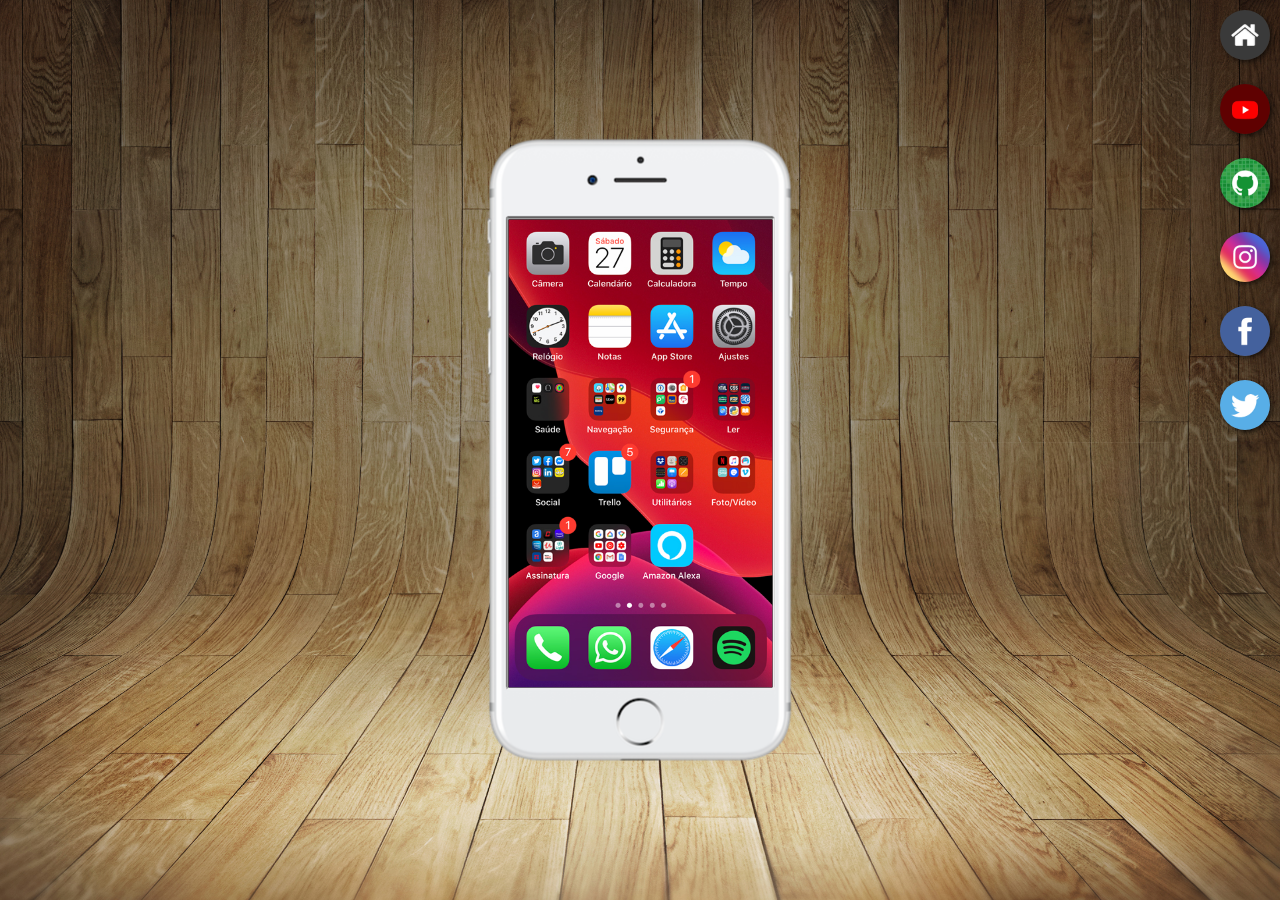
<file: index.html>
<!DOCTYPE html>
<html lang="pt-br">
<head>
    <meta charset="UTF-8">
    <meta http-equiv="X-UA-Compatible" content="IE=edge">
    <meta name="viewport" content="width=device-width, initial-scale=1.0">
    <title>Projeto Redes Sociais</title>
    <link rel="shortcut icon" href="favicon.ico" type="image/x-icon">
    <link rel="stylesheet" href="estilos/style.css">
</head>
<body>
    <main>
        <section id="telefone">
            <iframe src="home.html" name="tela" id="tela">
            <p>Seu navegador não é compatível com isso.</p>
        </iframe>

        </section>

        <section id="rede-sociais">
            <a href="home.html" target="tela"><img src="imagens/logo-home.jpg" alt=""></a><br>
            <a href="youtube.html" target="tela"><img src="imagens/logo-youtube.jpg" alt=""></a><br>
            <a href="github.html" target="tela"><img src="imagens/logo-github.jpg" alt=""></a><br>
            <a href="instagram.html" target="tela"><img src="imagens/logo-instagram.jpg" alt=""></a><br>
            <a href="facebook.html" target="tela"><img src="imagens/logo-facebook.jpg" alt=""></a><br>
            <a href="twitter.html" target="tela"><img src="imagens/logo-twitter.jpg" alt=""></a>
        </section>
    </main>
</body>
</html>
</file>
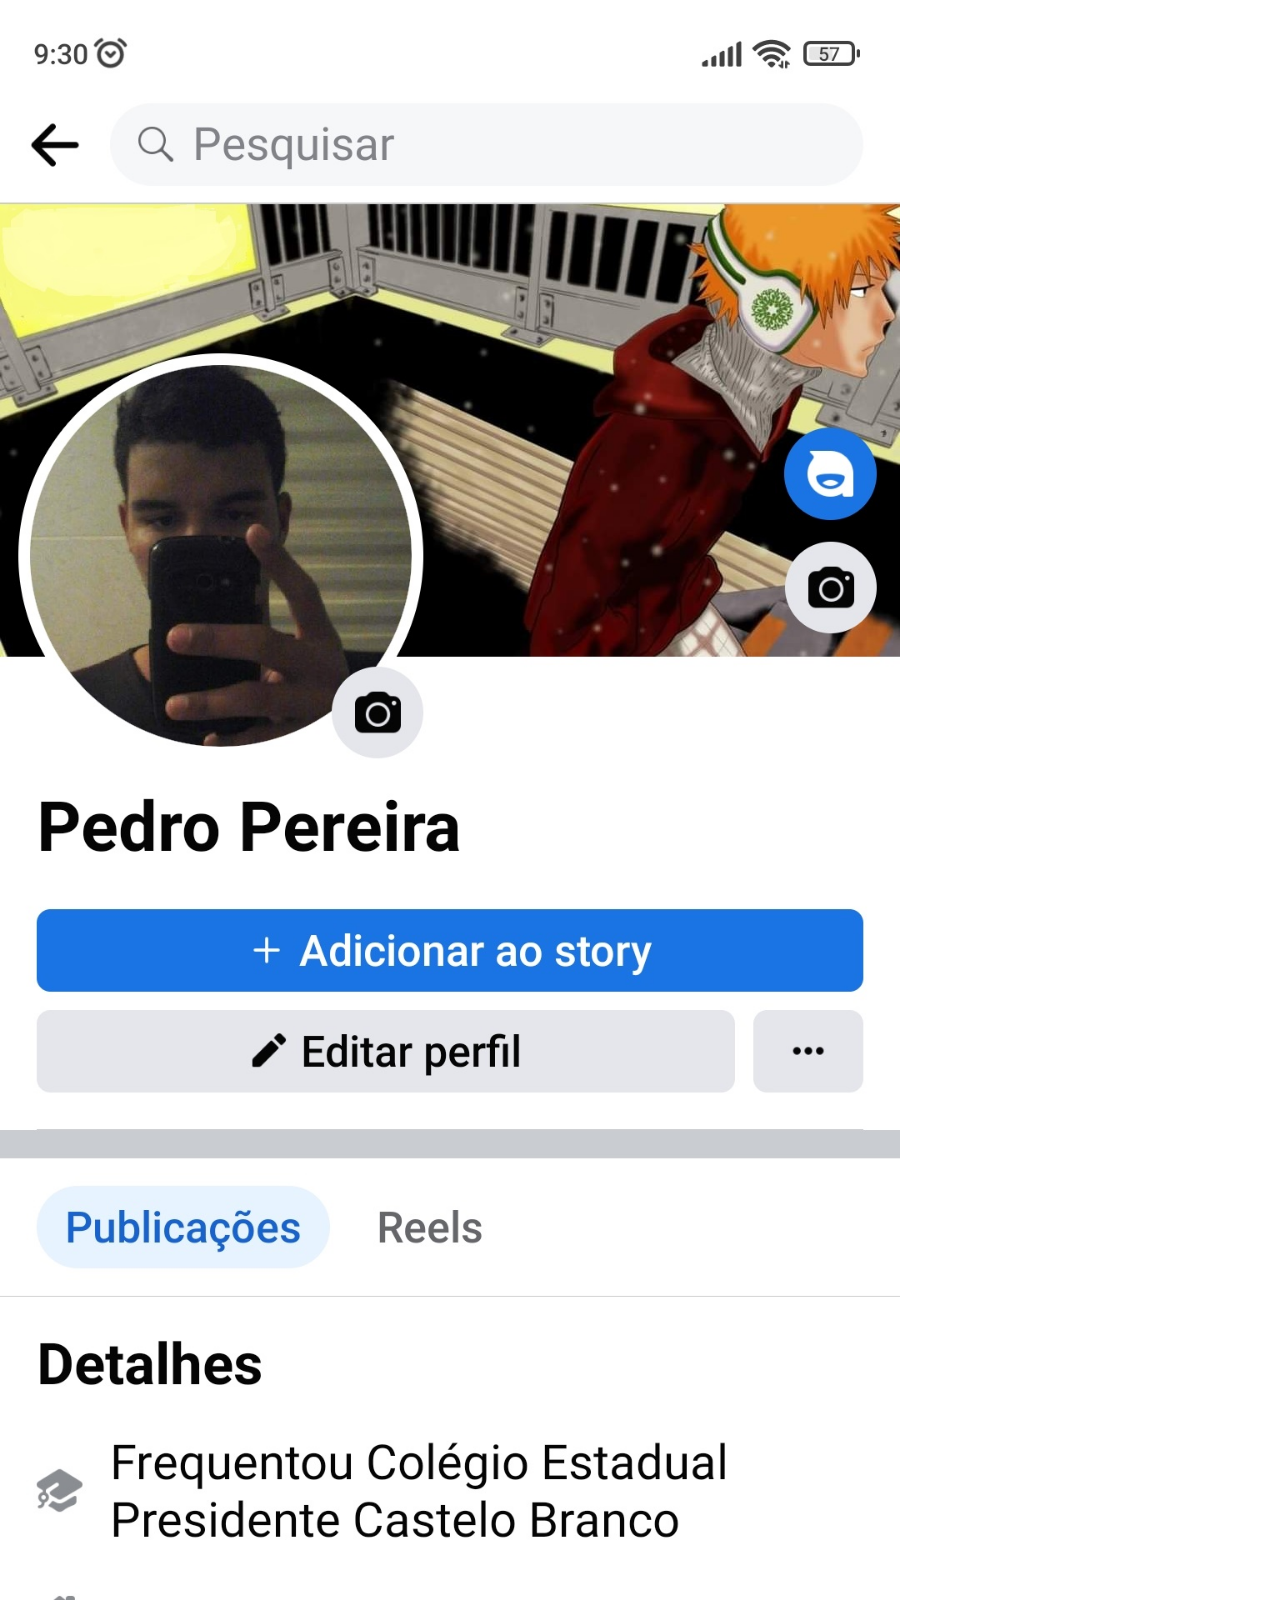
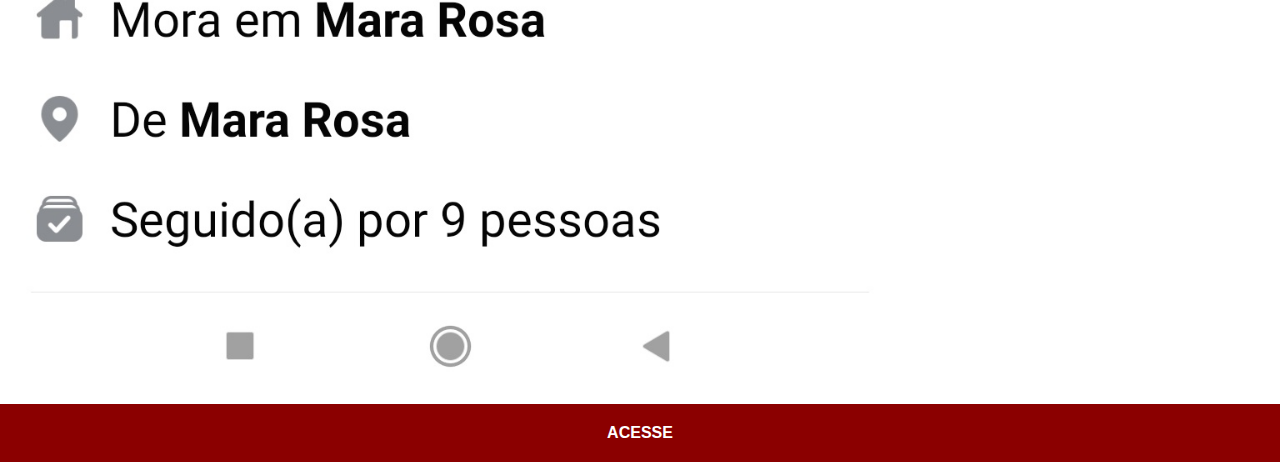
<file: facebook.html>
<!DOCTYPE html>
<html lang="pt-br">
<head>
    <meta charset="UTF-8">
    <meta http-equiv="X-UA-Compatible" content="IE=edge">
    <meta name="viewport" content="width=device-width, initial-scale=1.0">
    <title>Facebook</title>
    <link rel="stylesheet" href="estilos/social.css">
</head>
<body>
    <img src="imagens/tela-facebook.jpg" alt="Facebook">
    <a href="https://www.facebook.com/pedro.juniorp/?locate=pt-BR" target="_blank">ACESSE</a>
</body>
</html>
</file>
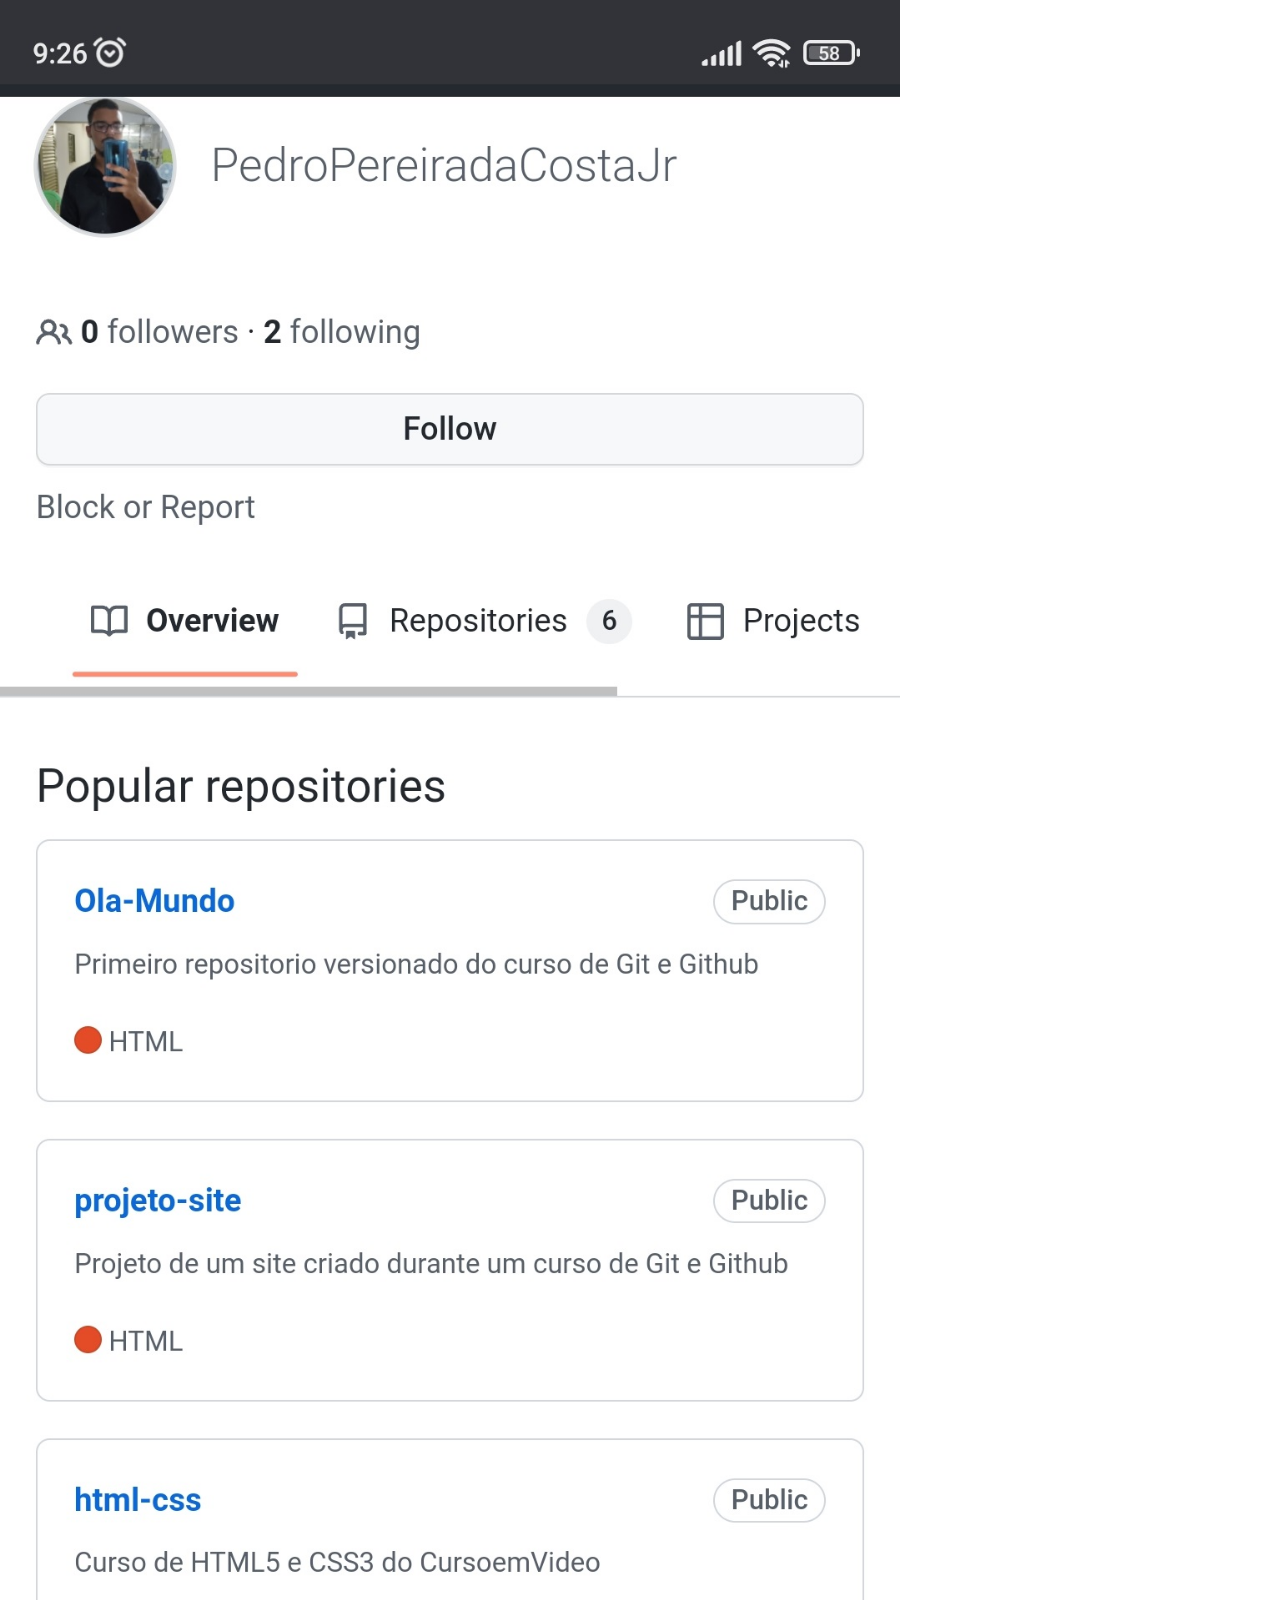
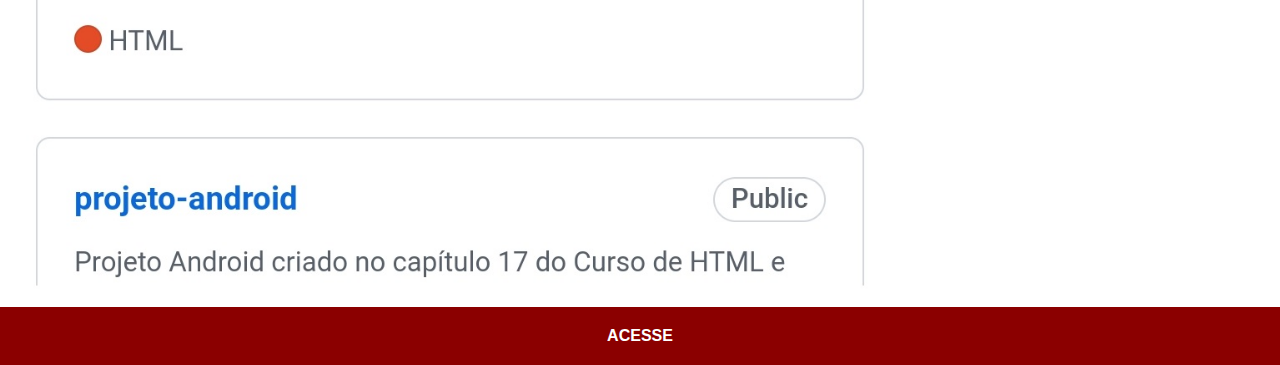
<file: github.html>
<!DOCTYPE html>
<html lang="pt-br">
<head>
    <meta charset="UTF-8">
    <meta http-equiv="X-UA-Compatible" content="IE=edge">
    <meta name="viewport" content="width=device-width, initial-scale=1.0">
    <title>Github</title>
    <link rel="stylesheet" href="estilos/social.css">
</head>
<body>
    <img src="imagens/tela-github.jpg" alt="Github">
    <a href="https://github.com/PedroPereiradaCostaJr" target="_blank">ACESSE</a>
</body>
</html>
</file>
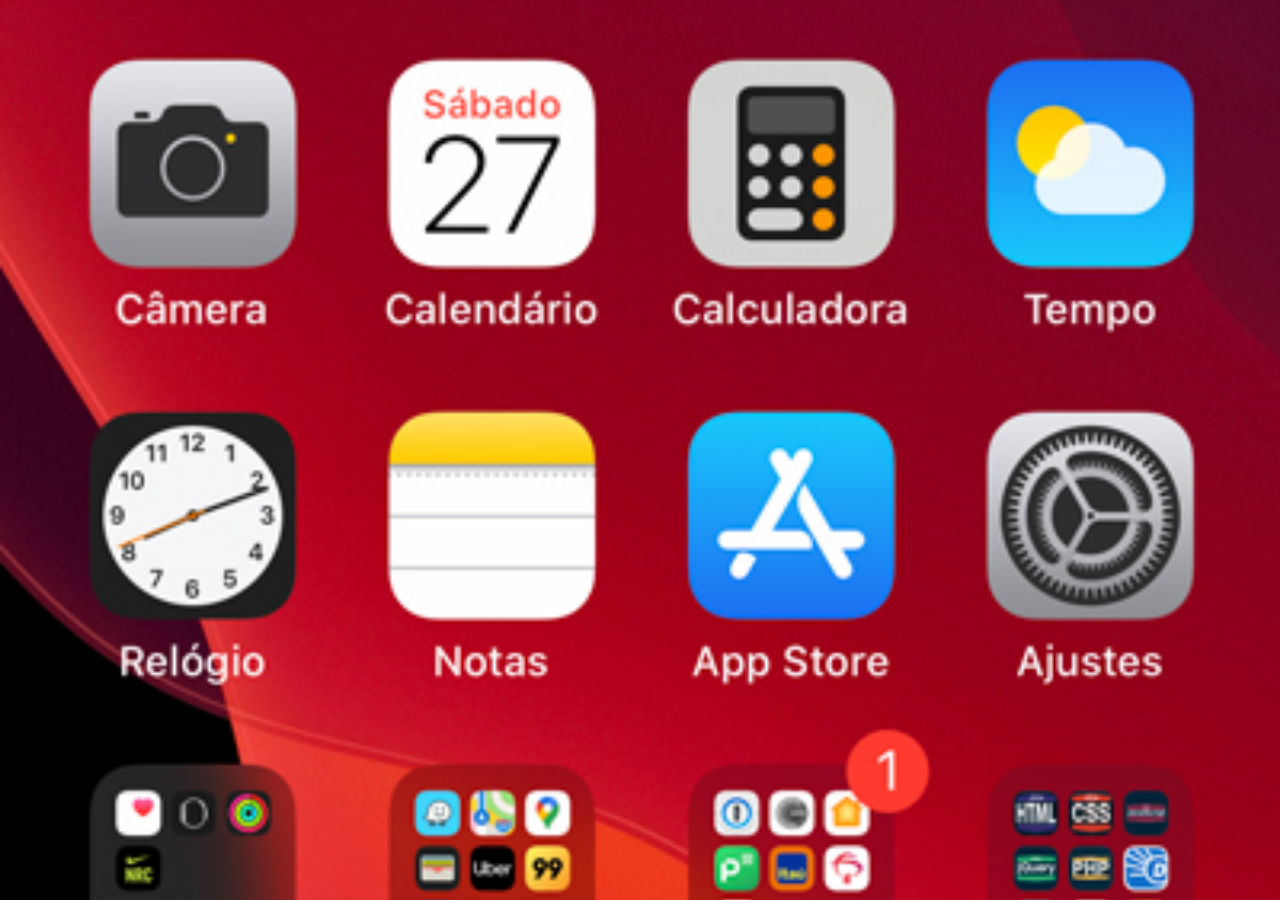
<file: home.html>
<!DOCTYPE html>
<html lang="pt-br">
<head>
    <meta charset="UTF-8">
    <meta http-equiv="X-UA-Compatible" content="IE=edge">
    <meta name="viewport" content="width=device-width, initial-scale=1.0">
    <title>Home</title>
</head>
<style>
    * {
        margin: 0px;
        padding: 0px;
    }
    
    body {

        width: 100vw;
        height: 100vh;
        background: black url(imagens/tela-home.jpg) no-repeat top center; 
        background-size: cover;
    }

</style>
<body>
    
</body>
</html>
</file>
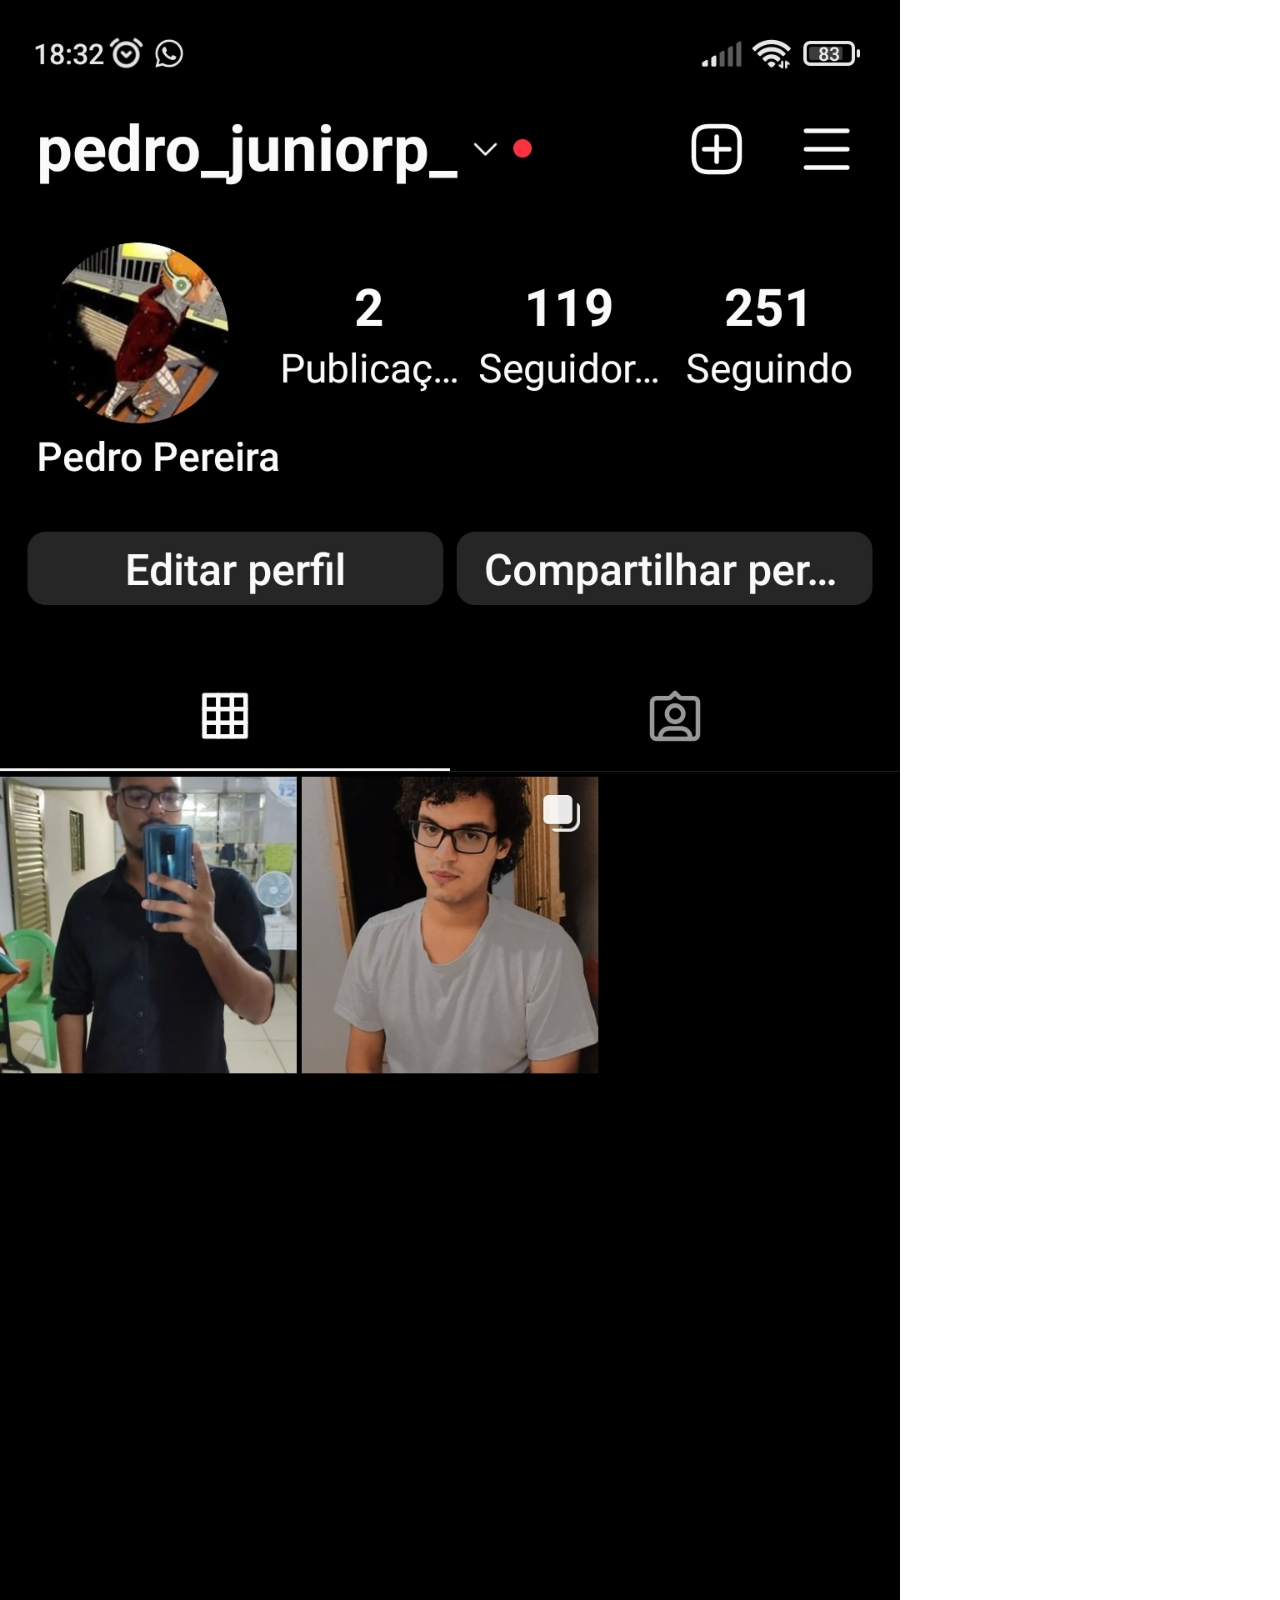
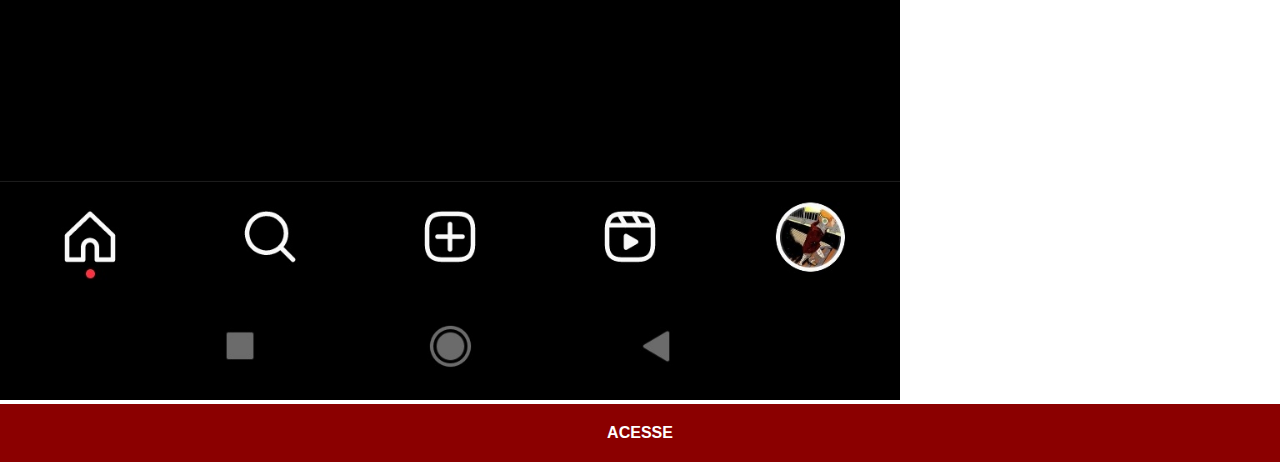
<file: instagram.html>
<!DOCTYPE html>
<html lang="pt-br">
<head>
    <meta charset="UTF-8">
    <meta http-equiv="X-UA-Compatible" content="IE=edge">
    <meta name="viewport" content="width=device-width, initial-scale=1.0">
    <title>Instagram</title>
    <link rel="stylesheet" href="estilos/social.css">
</head>
<body>
    <img src="imagens/tela-instagram.jpg" alt="Instagram">
    <a href="https://www.instagram.com/pedro_juniorp_/" target="_blank">ACESSE</a>
</body>
</html>
</file>
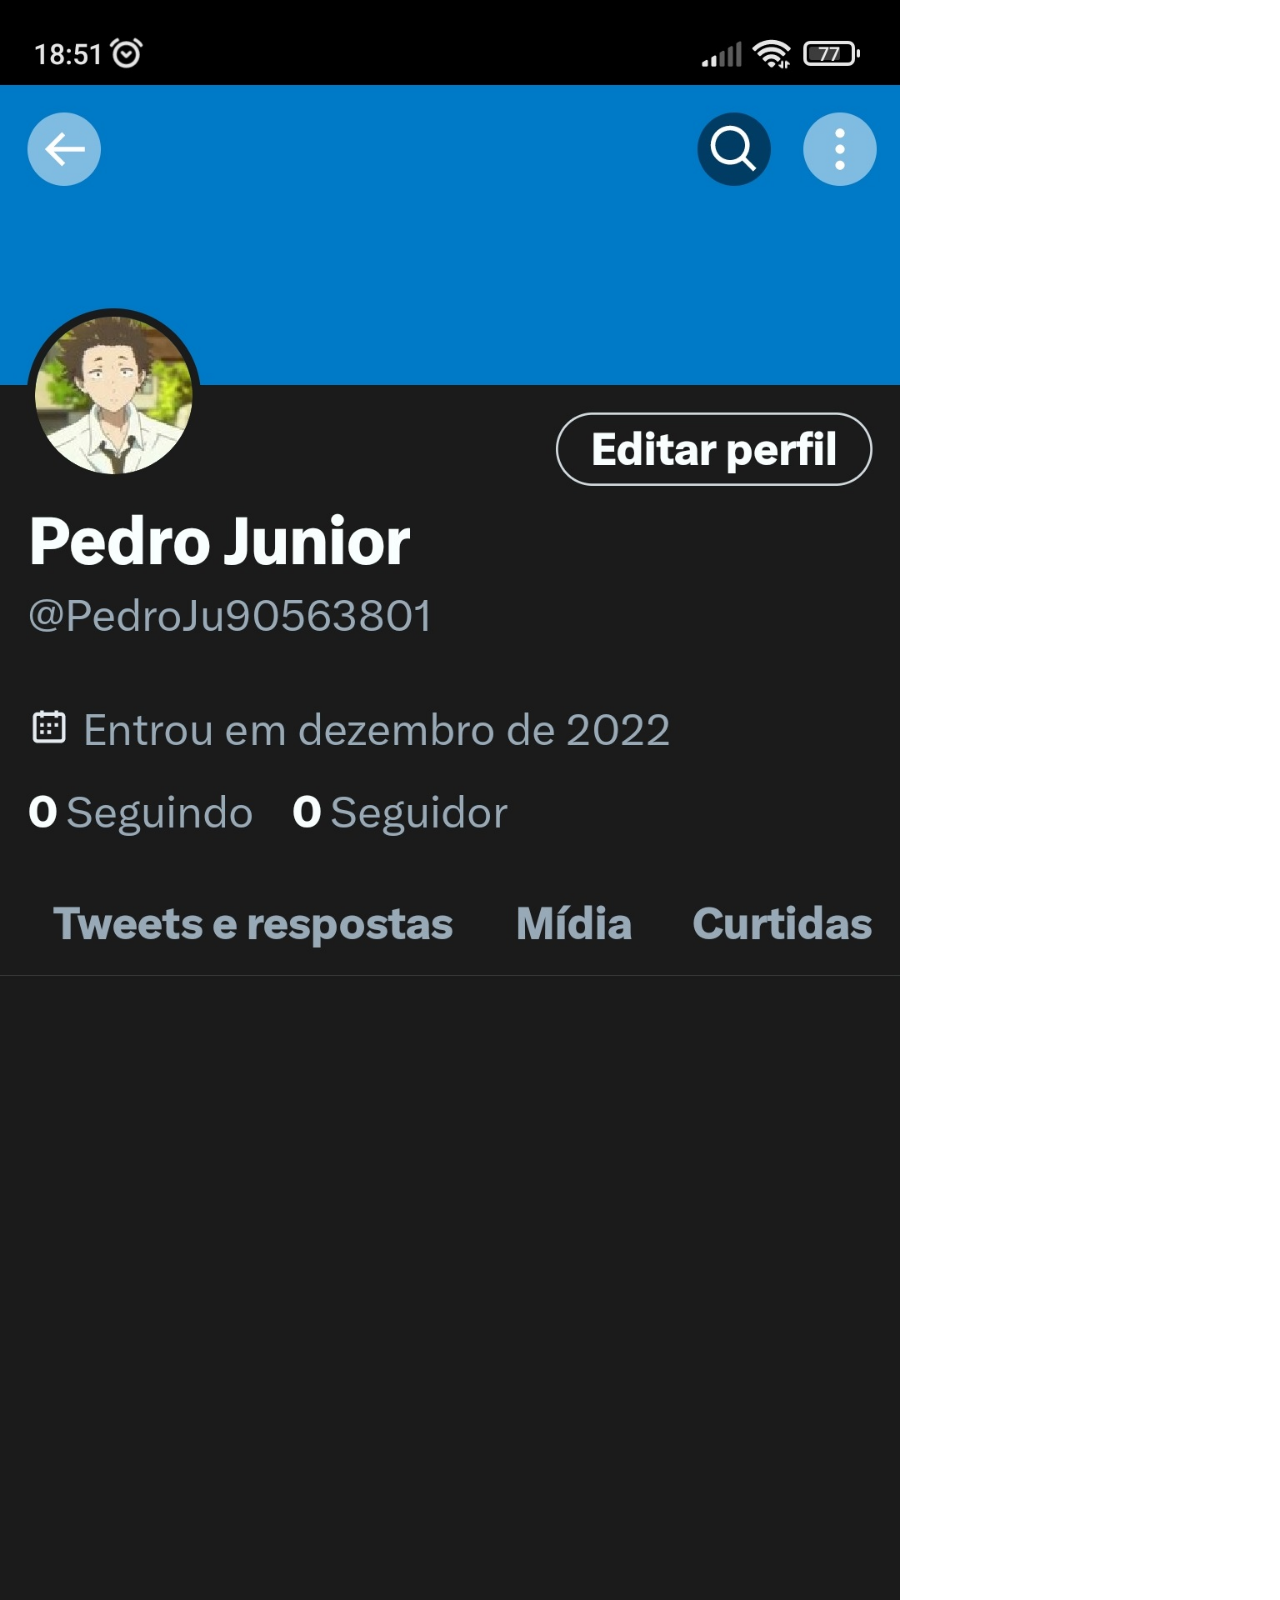
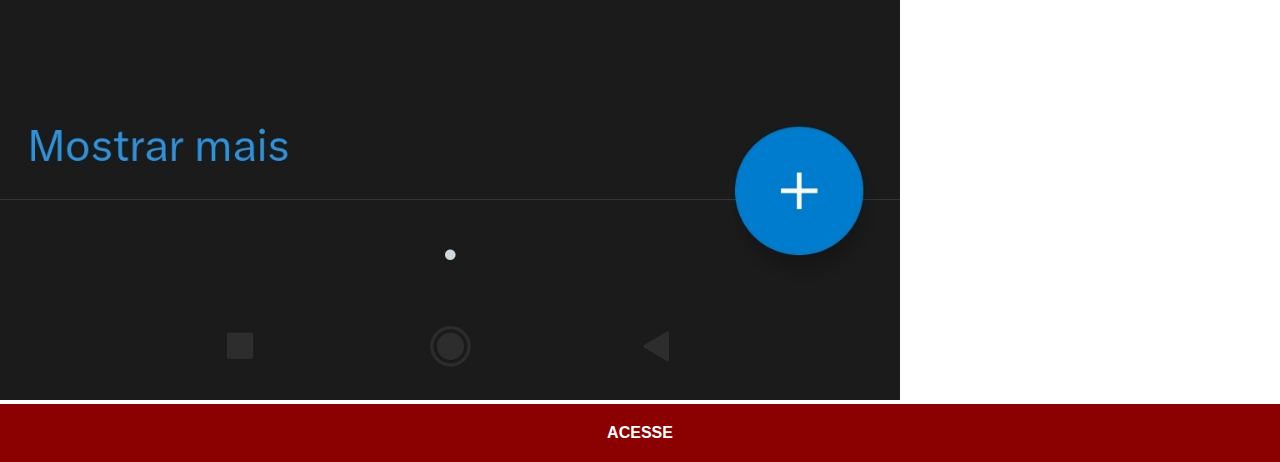
<file: twitter.html>
<!DOCTYPE html>
<html lang="pt-br">
<head>
    <meta charset="UTF-8">
    <meta http-equiv="X-UA-Compatible" content="IE=edge">
    <meta name="viewport" content="width=device-width, initial-scale=1.0">
    <title>Twitter</title>
    <link rel="stylesheet" href="estilos/social.css">
</head>
<body>
    <img src="imagens/tela-twitter.jpg" alt="Twitter">
    <a href="https://twitter.com/PedroJu90563801" target="_blank">ACESSE</a>
</body>
</html>
</file>
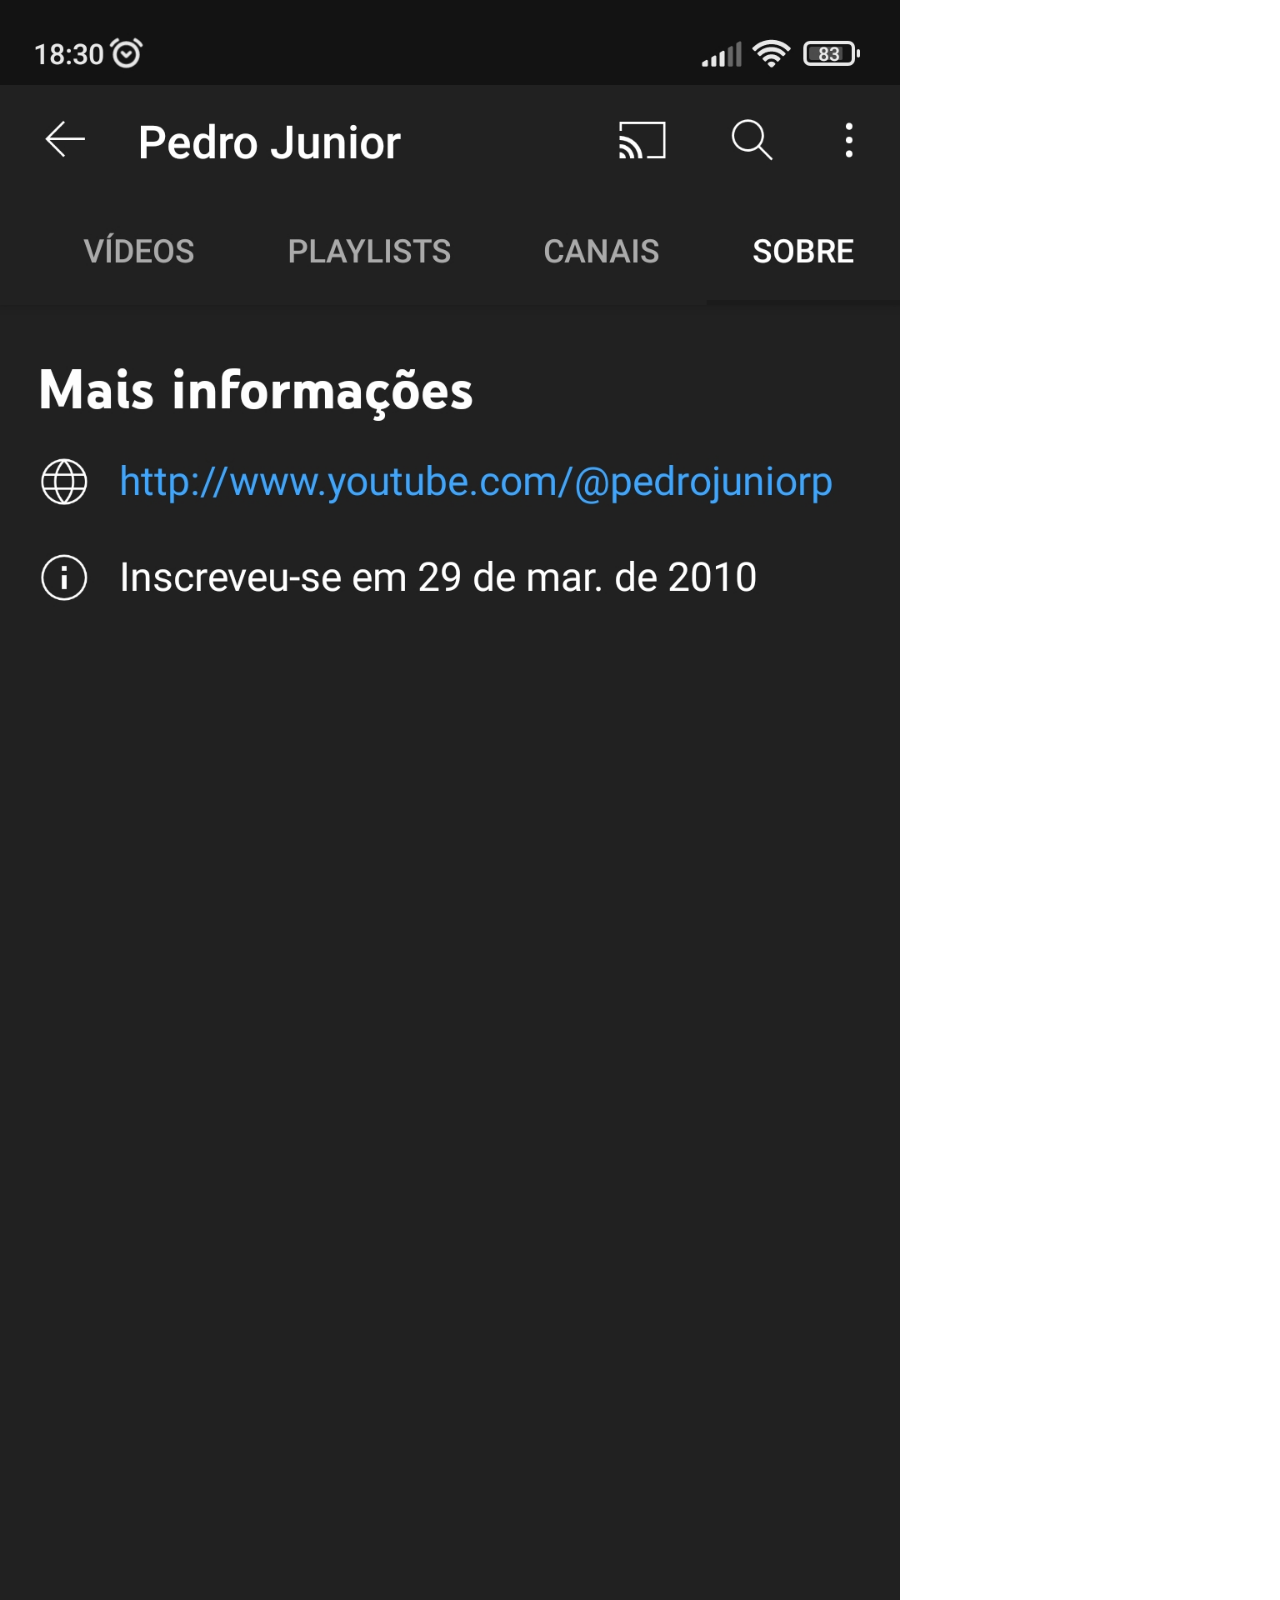
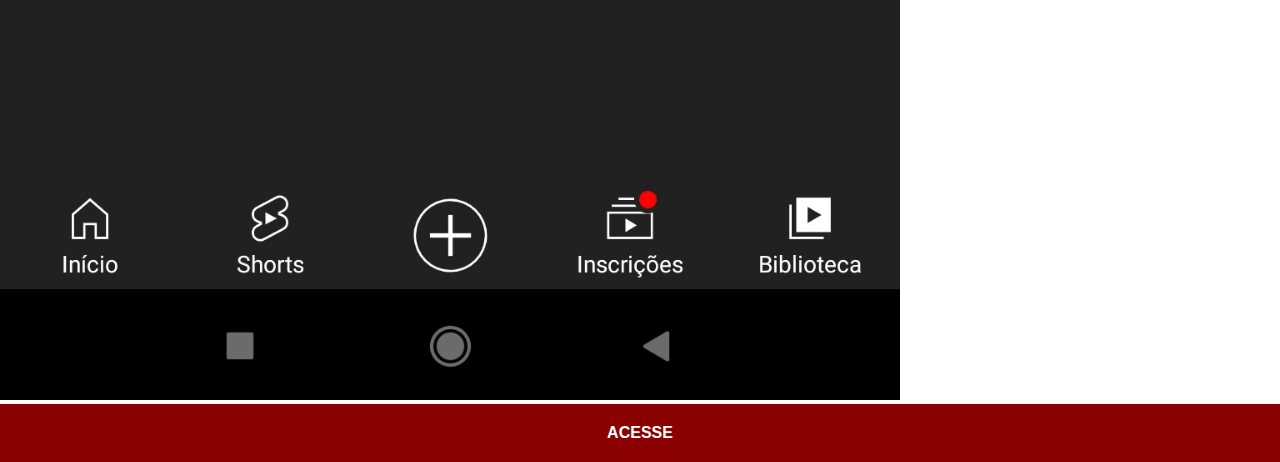
<file: youtube.html>
<!DOCTYPE html>
<html lang="pt-br">
<head>
    <meta charset="UTF-8">
    <meta http-equiv="X-UA-Compatible" content="IE=edge">
    <meta name="viewport" content="width=device-width, initial-scale=1.0">
    <title>Youtube</title>
    <link rel="stylesheet" href="estilos/social.css">
</head>
<body>
    <img src="imagens/tela-youtube.jpg" alt="Youtube">
    <a href="https://www.youtube.com/@pedrojuniorp/playlists" target="_blank">ACESSE</a>
    
</body>
</html>
</file>
<file: estilos/style.css>
@charset "UTF-8";

*{
    margin: 0px;
    padding: 0px;
    font-family: Arial, Helvetica, sans-serif;
}

html, body {
    height: 100vh;
    width: 100vw;
    background-color: black;
}

body {
    background: url(../imagens/fundo-madeira.jpg) no-repeat top center;
    background-size: cover;
    background-attachment: fixed;
}

main {
    position: relative;
    height: 100vh;
}

section#telefone {
    position: absolute;
    top: 50%;
    left: 50%;
    transform: translate(-50%, -50%);

    height: 627px;
    width: 311px;
    background: url(../imagens/frame-iphone.png) no-repeat;
}

iframe#tela {
    position: relative;
    top: 81px;
    left: 22px;
    width: 264px;
    height: 468px;
}

section#rede-sociais {
    text-align: right;
}

section#rede-sociais > a > img {
    width: 50px;
    margin: 10px;
    border-radius: 50%;
    box-shadow: 2px 2px 5px rgba(0, 0, 0, 0.61);
    box-sizing: border-box;
}

section#rede-sociais img:hover {
    border: 2px solid rgba(255, 255, 255, 0.61);
    transform: translate(-3px, -3px);
    box-shadow: 5px 5px 10px rgba(0, 0, 0, 0.61);
    transition: transform .25s, border 1s;
}
</file>
<file: estilos/social.css>
@charset "UTF-8";


* {
    margin: 0px;
    padding: 0px;
    font-family: Arial, Helvetica, sans-serif;
}

::-webkit-scrollbar {
    width: 0px;
    height: 0px;
}

img {
    width: 100vh;

}

a {
    display: block;
    background-color: darkred;
    color: white;
    padding: 20px;
    text-align: center;
    font-weight: bolder;
    text-decoration: none;
}

a:hover {
    background-color: red;
    color: white;
}
</file>
